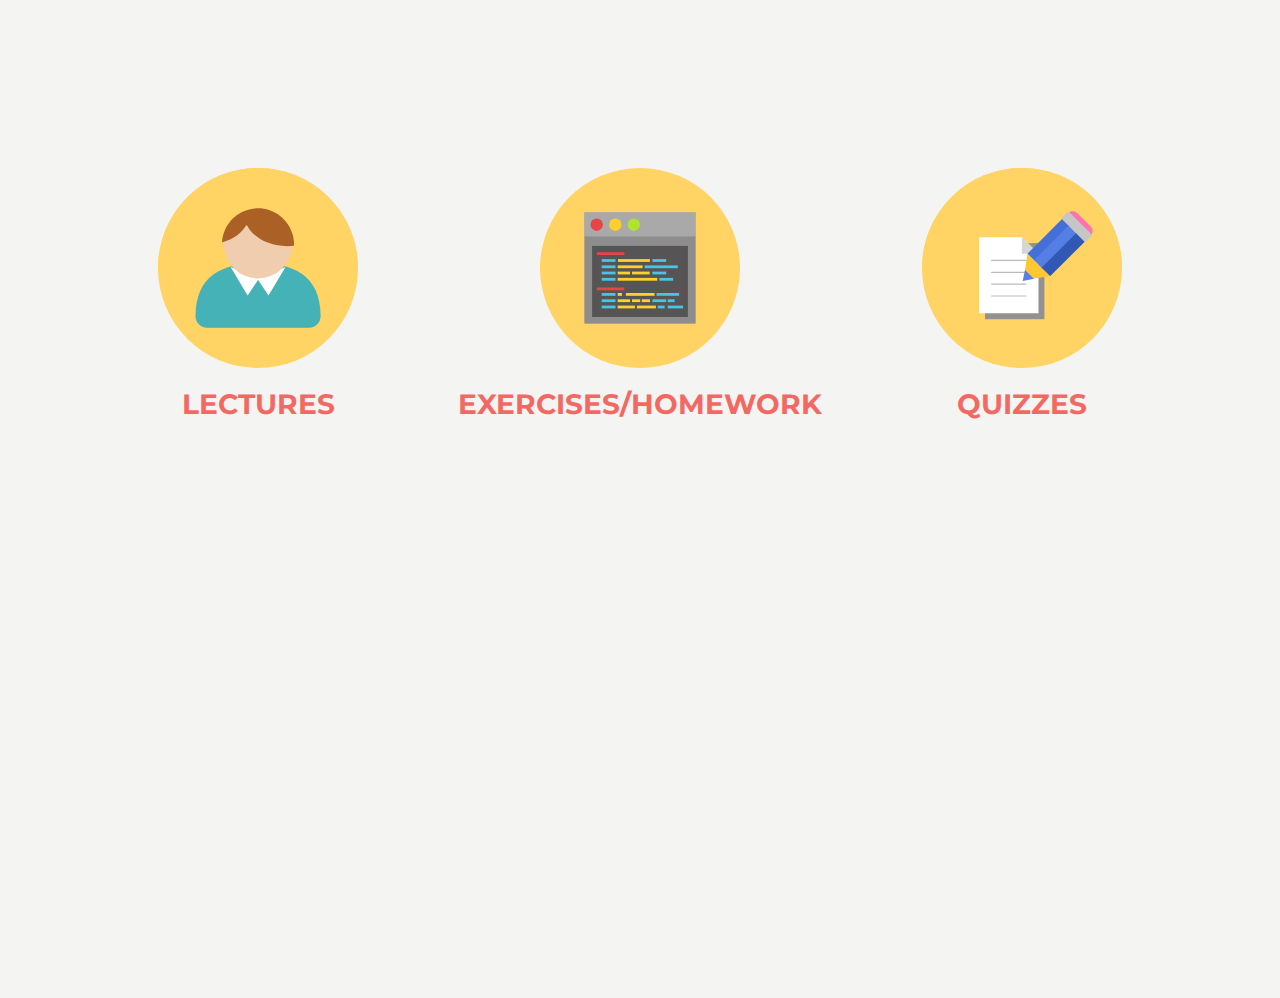
<file: index.html>
<!DOCtype html>
<html>
<head>
	<meta charset="utf-8">
	<title>COMP 1950 | home page</title>
	<link rel="stylesheet" href="css/normalize.css">
	<link rel="stylesheet" href="css/style.css">
	

 <!-- Google Fonts -->
	<link href='https://fonts.googleapis.com/css?family=Montserrat:400,700' rel='stylesheet' type='text/css'>

	<link href='https://fonts.googleapis.com/css?family=Roboto:400,300,500' rel='stylesheet' type='text/css'>
</head>
<body>

	<!--#include virtual="/students/lnguyen86/finalproj/nav.shtml" -->

	


		<div id="page-wrapper">
			<section id="main">


				<div id="wrapper">

					<section id="left">
						<a href="lectures/index.html">
							<div id="lectures"></div>
							<h1>Lectures</h1>
						</a>
					</section>

					<section id="middle">
						<a href="exercises-homework/index.html">
							<div id="exercises"></div>
							<h1>Exercises/Homework</h1>
						</a>
					</section>

					<section id="right">
						<a href="quizzes/index.html">
							<div id="quizzes"></div>
							</a>
							<h1>Quizzes</h1>
						
					</section>
				</div>

		</section>

		

	</div>

	<!--#include virtual="/students/lnguyen86/finalproj/footer.shtml" -->
</body>

</html>
</file>
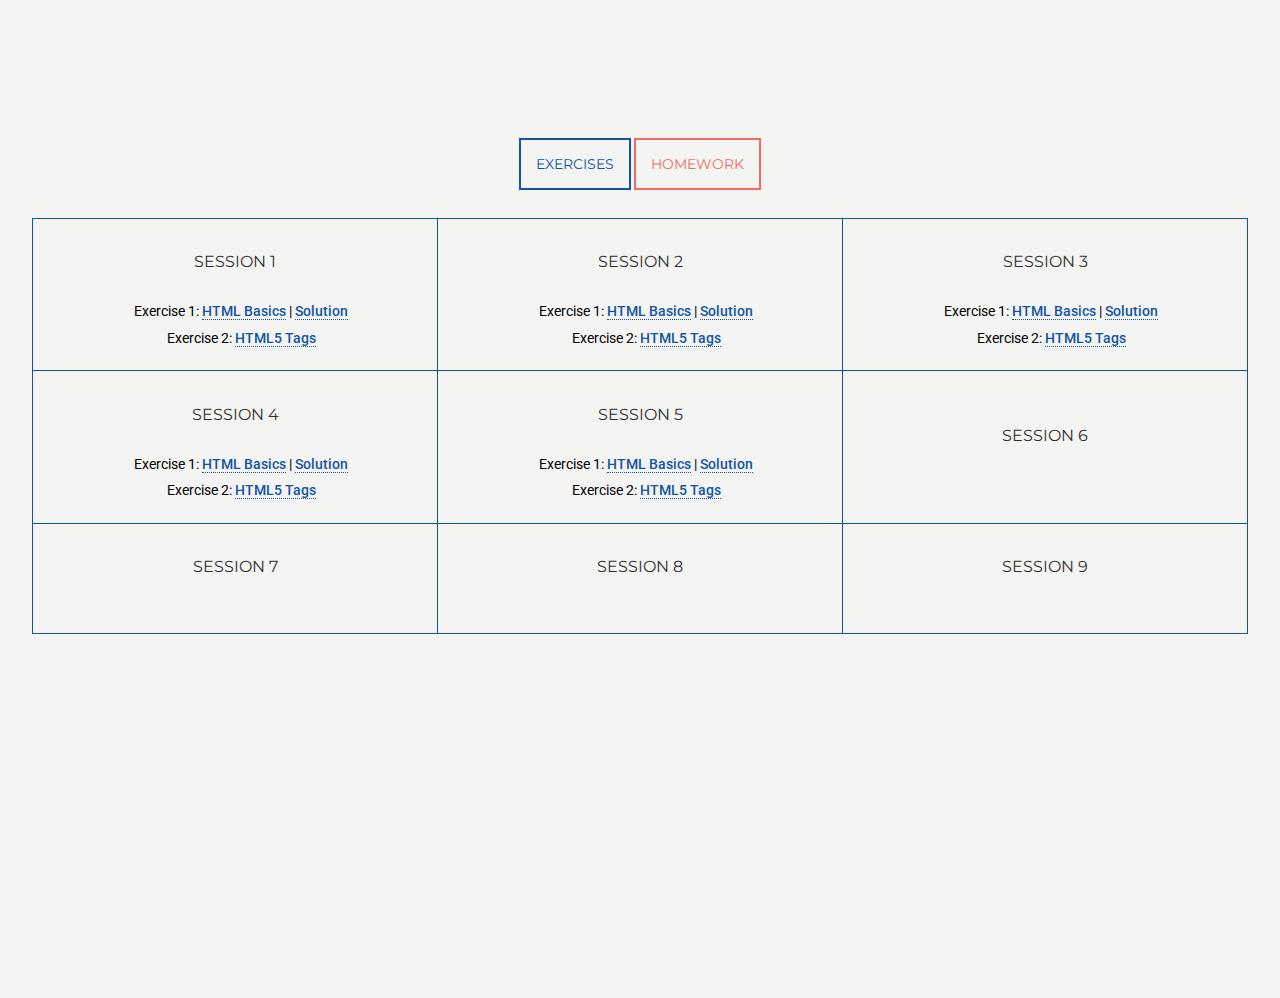
<file: exercises-homework/index.html>
<!DOCtype html>
<html>
<head>
	<meta charset="utf-8">
	<title>COMP 1950 | exercises and homework</title>
	<link rel="stylesheet" href="../css/normalize.css">
	<link rel="stylesheet" href="../css/style.css">
	<link rel="stylesheet" href="../css/exercises-homework.css">


 <!-- Google Fonts -->
	<link href='https://fonts.googleapis.com/css?family=Montserrat:400,700' rel='stylesheet' type='text/css'>

	<link href='https://fonts.googleapis.com/css?family=Roboto:400,300,500' rel='stylesheet' type='text/css'>
		<!-- load the required jQUery library -->
	<script type="text/javascript" src="http://code.jquery.com/jquery-1.11.0.min.js"> </script>
	<script>

		$(document).ready(function(){
			/*
			Displaying Page Content Examples:
			*/
			$("#homework-table").hide();
							
			$("#exercises-btn").click(function(){
				$("#exercise-table").show();
				$("#homework-table").hide();
			});
			$("#homework-btn").click(function(){
				$("#homework-table").show();
				$("#exercise-table").hide();
			});
				
		});
	</script>	


</head>
<body>


	<!--#include virtual="/students/lnguyen86/finalproj/nav.shtml" -->

	<div id="page-wrapper">

		<section id="main">
			<div class="button-container">
				<input type="button" class="button" id="exercises-btn" value="Exercises" />
				<input type="button" class="button-red" id="homework-btn" value="Homework" />
			</div>

			<table id="exercise-table">
				<tr>
					<td>
						<h3>Session 1</h3>
						<ul>
							<li>Exercise 1: <a href="http://bcitcomp.ca/_shared_resources_1950/downloads/session02_exercise01.zip">HTML Basics</a> | <a href="http://bcitcomp.ca/_shared_resources_1950/downloads/session02_exercise01_sample.zip">Solution</a></li>
							<li>Exercise 2: <a href="http://bcitcomp.ca/_shared_resources_1950/downloads/session02_exercise02.zip">HTML5 Tags</a></li>
						</ul>
					</td>
					<td>
						<h3>Session 2</h3>
						<ul>
							<li>Exercise 1: <a href="http://bcitcomp.ca/_shared_resources_1950/downloads/session02_exercise01.zip">HTML Basics</a> | <a href="http://bcitcomp.ca/_shared_resources_1950/downloads/session02_exercise01_sample.zip">Solution</a></li>
							<li>Exercise 2: <a href="http://bcitcomp.ca/_shared_resources_1950/downloads/session02_exercise02.zip">HTML5 Tags</a></li>
						</ul>
					</td>
					<td>
						<h3>Session 3</h3>
						<ul>
							<li>Exercise 1: <a href="http://bcitcomp.ca/_shared_resources_1950/downloads/session02_exercise01.zip">HTML Basics</a> | <a href="http://bcitcomp.ca/_shared_resources_1950/downloads/session02_exercise01_sample.zip">Solution</a></li>
							<li>Exercise 2: <a href="http://bcitcomp.ca/_shared_resources_1950/downloads/session02_exercise02.zip">HTML5 Tags</a></li>
						</ul>
					</td>
				</tr>
				<tr>
					<td>
						<h3>Session 4</h3>
						<ul>
							<li>Exercise 1: <a href="http://bcitcomp.ca/_shared_resources_1950/downloads/session02_exercise01.zip">HTML Basics</a> | <a href="http://bcitcomp.ca/_shared_resources_1950/downloads/session02_exercise01_sample.zip">Solution</a></li>
							<li>Exercise 2: <a href="http://bcitcomp.ca/_shared_resources_1950/downloads/session02_exercise02.zip">HTML5 Tags</a></li>
						</ul>
					</td>
					<td>
						<h3>Session 5</h3>
						<ul>
							<li>Exercise 1: <a href="http://bcitcomp.ca/_shared_resources_1950/downloads/session02_exercise01.zip">HTML Basics</a> | <a href="http://bcitcomp.ca/_shared_resources_1950/downloads/session02_exercise01_sample.zip">Solution</a></li>
							<li>Exercise 2: <a href="http://bcitcomp.ca/_shared_resources_1950/downloads/session02_exercise02.zip">HTML5 Tags</a></li>
						</ul>
					</td>
					<td>
						<h3>Session 6</h3>
						<ul>
							<li></li>
						</ul>
					</td>
				</tr>
				<tr>
					<td>
						<h3>Session 7</h3>
						<ul>
							<li></li>
						</ul>
					</td>
					<td>
						<h3>Session 8</h3>
						<ul>
							<li></li>
						</ul>
					</td>
					<td>
						<h3>Session 9</h3>
						<ul>
							<li></li>
						</ul>
					</td>
				</tr>
				
			</table>

			<table id="homework-table" class="redtable">
				<tr>
					<td>
						<h3>Homework 1</h3>
						<ul>
							<li><a href="http://bcitcomp.ca/_shared_resources_1950/downloads/comp1950_homework01.pdf" target="_blank">Publish your COMP1950 homepage</a></li>
						</ul>
					</td>
					<td>
						<h3>Homework 2</h3>
						<ul>
							<li><a href="http://bcitcomp.ca/_shared_resources_1950/downloads/comp1950_homework02.pdf" target="_blank">Create an HTML5 web page</a></li>
						</ul>
					</td>
					<td>
						<h3>Homework 3</h3>
						<ul>
							<li><a href="http://bcitcomp.ca/_shared_resources_1950/downloads/comp1950_homework03.pdf" target="_blank">Use advanced CSS techniques and alternate stylesheets</a></li>
						</ul>
					</td>
				</tr>
				<tr>
					<td>
						<h3>Homework 4</h3>
						<ul>
							<li><a href="http://bcitcomp.ca/_shared_resources_1950/downloads/comp1950_homework04.pdf" target="_blank">Design a CSS layout</a></li>
						</ul>
					</td>
					<td>
						<h3>Homework 5</h3>
						<ul>
							<li><a href="http://bcitcomp.ca/_shared_resources_1950/downloads/comp1950_homework05.pdf" target="_blank">Build a responsive layout and demonstrate CSS3 techniquese</a></li>
						</ul>
					</td>
					<td>
						<h3>Homework 6</h3>
						<ul>
							<li></li>
						</ul>
					</td>
				</tr>
				<tr>
					<td>
						<h3>Homework 7</h3>
						<ul>
							<li></li>
						</ul>
					</td>
					<td>
						<h3>Homework 8</h3>
						<ul>
							<li></li>
						</ul>
					</td>
					<td>
						<h3>Homework 9</h3>
						<ul>
							<li></li>
						</ul>
					</td>
				</tr>
				
			</table>

	</section>
	<!--#include virtual="/students/lnguyen86/finalproj/footer.shtml" -->
	</div>
</body>

</html>
</file>
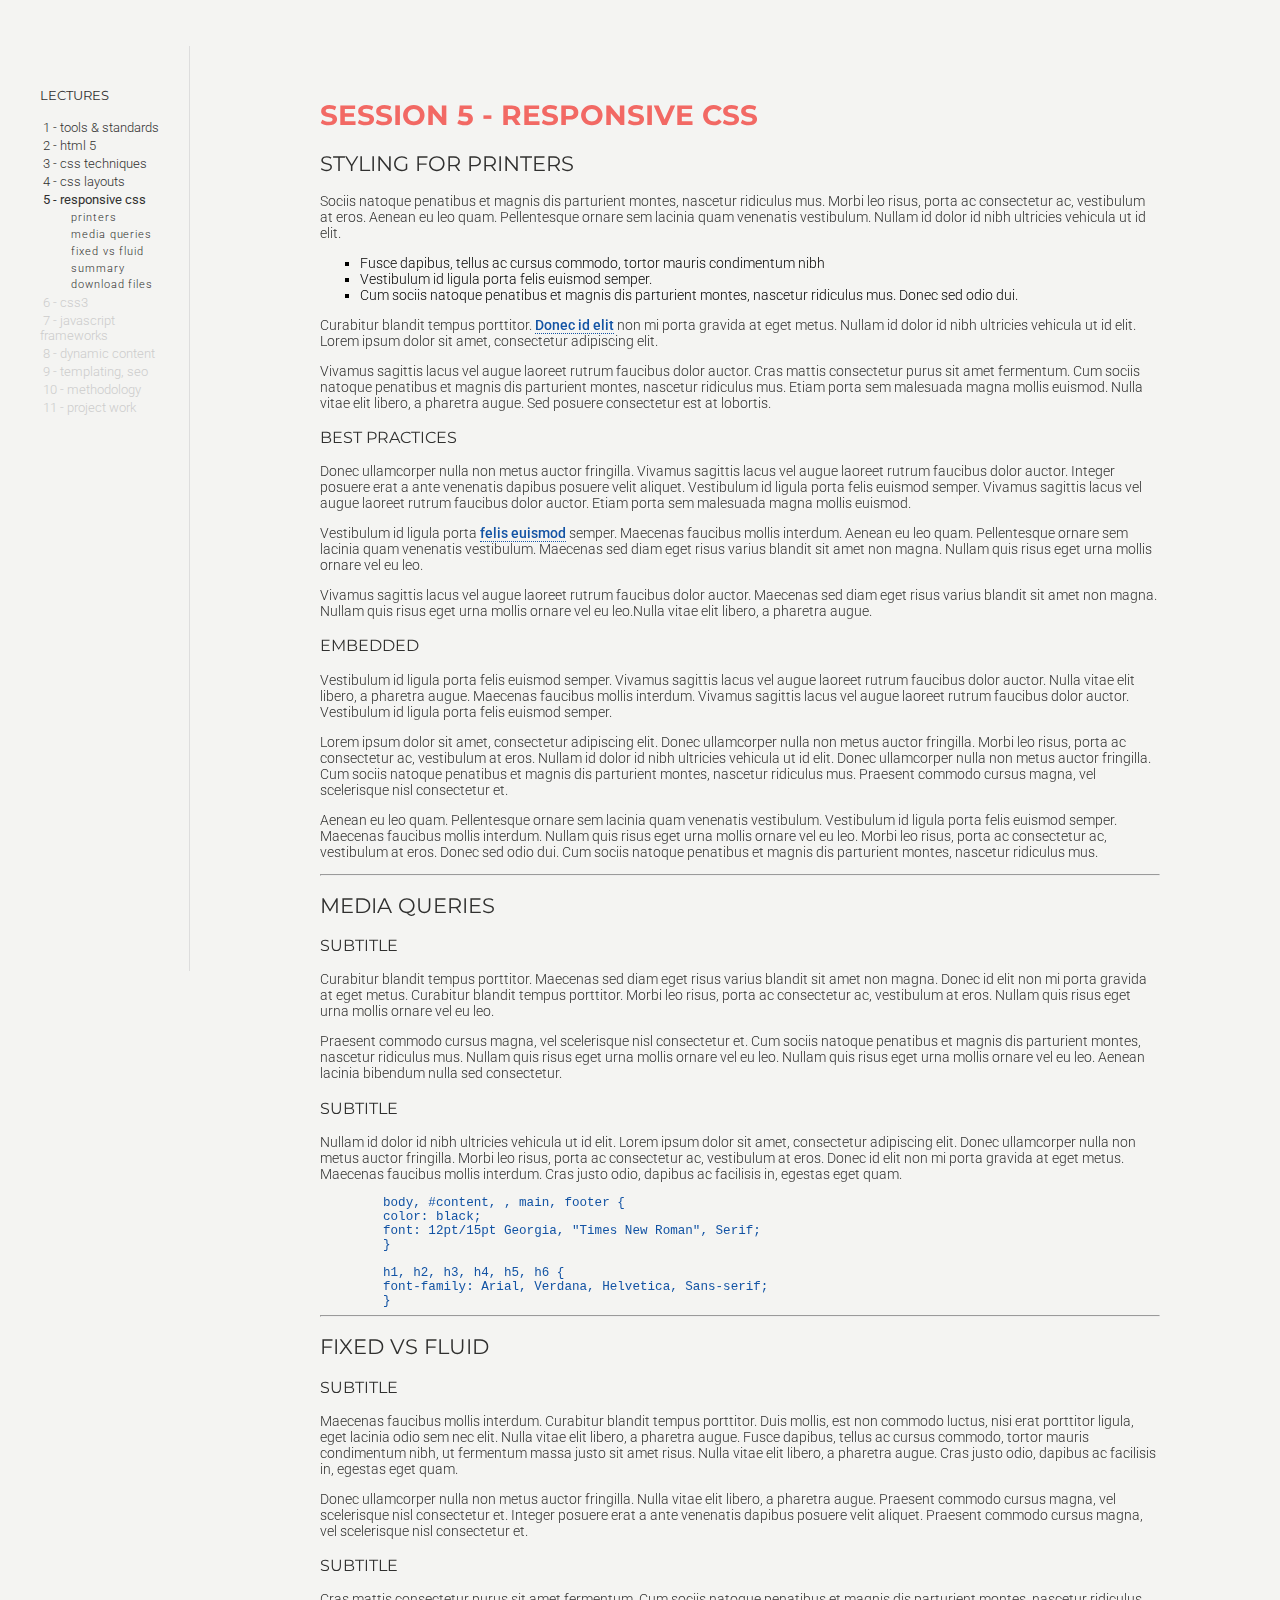
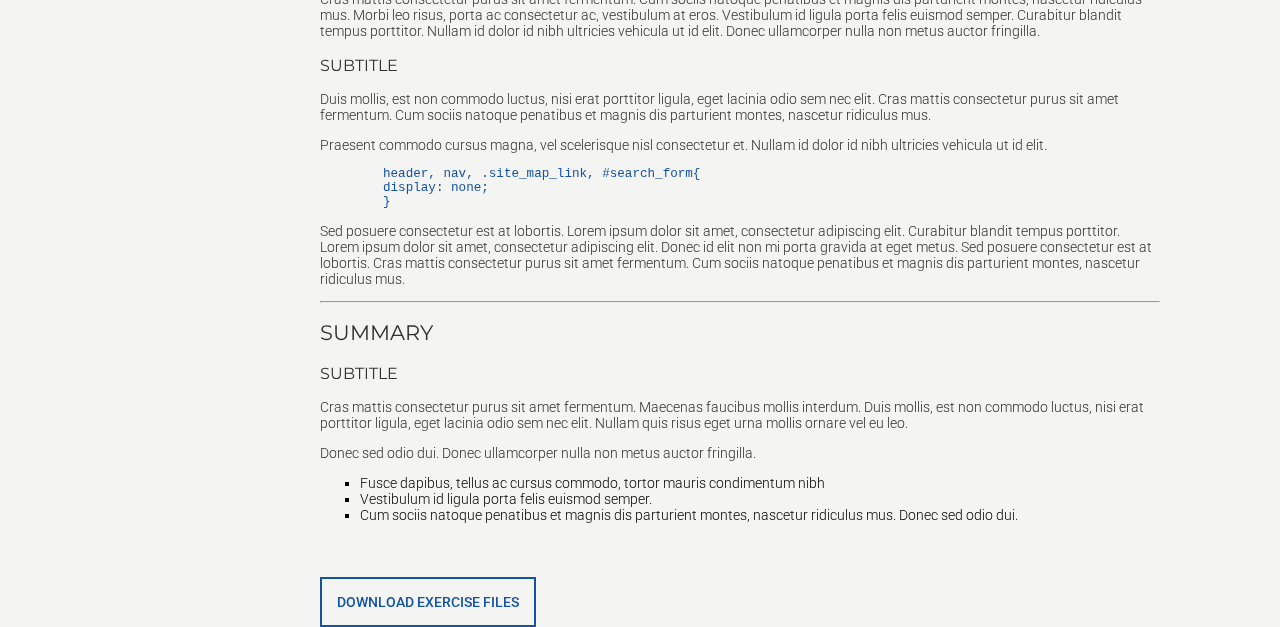
<file: lectures/index.html>
<!DOCtype html>
<html>
<head>
	<meta charset="utf-8">
	<title>COMP 1950 | lectures</title>
	<link rel="stylesheet" href="../css/normalize.css">
	<link rel="stylesheet" href="../css/print-style.css" media="print">
	<link rel="stylesheet" href="../css/style.css">
	<link rel="stylesheet" href="../css/lectures.css">
	<link rel="alternate stylesheet" href="../css/projector.css" title="projector alt stylesheet">



   <script type="text/javascript" src="https://ajax.googleapis.com/ajax/libs/jquery/1.11.3/jquery.min.js"> </script>

	<script type='text/javascript' src='../js/jquery.cookie.js'></script>
	<script type='text/javascript' src='../js/jquery.hoverIntent.minified.js'></script>
	<script type='text/javascript' src='../js/jquery.dcjqaccordion.2.7.min.js'></script>



 <!-- Google Fonts -->
	<link href='https://fonts.googleapis.com/css?family=Montserrat:400,700' rel='stylesheet' type='text/css'>

	<link href='https://fonts.googleapis.com/css?family=Roboto:400,300,500' rel='stylesheet' type='text/css'>

	 <!--jquery-->

	<script>
		
	/*$(document).ready(function () {
	  	$('#side-nav-wrapper > nav > ul > li > a').click(function(){
		    if ($(this).attr('class') != 'active')
		    	{
		      		$('#side-nav-wrapper nav li ul ').slideUp();
		      		$(this).next().slideToggle();
		     	 	$('#side-nav-wrapper > nav > ul > li').removeClass('active');
		      		$(this).addClass('active');
	    		}
	  	});
	});*/

		jQuery(document).ready(function() {
	    	jQuery('#accordion').dcAccordion();


		});

		$(function() {
		  $('a[href*="#"]:not([href="#"])').click(function() {
		    if (location.pathname.replace(/^\//,'') == this.pathname.replace(/^\//,'') && location.hostname == this.hostname) {
		      var target = $(this.hash);
		      target = target.length ? target : $('[name=' + this.hash.slice(1) +']');
		      if (target.length) {
		        $('html, body').animate({
		          scrollTop: target.offset().top -69
		        }, 1000);
		        return false;
		      }
		    }
		  });
		});

	</script>
</head>
<body>

	<!--#include virtual="/students/lnguyen86/finalproj/nav.shtml" -->

	<div id="page-wrapper">

		<section id="main">
			<div id="side-nav-wrapper">
				<div id="side-nav-style">
						<ul id="accordion" class="menu">
						<h4>lectures</h4>
						    <li><a href="#">1 - tools & standards</a>
							    <ul>
						            <li><a href="#">introductions</a>
						            </li>
						            <li><a href="#">tools</a>
						            </li>
						            <li><a href="#">standards</a>
						            </li>
						            <li><a href="#">summary</a>
						            </li>
						        </ul>
						    </li>
						    <li><a href="#">2 - html 5</a>
						        <ul>
						            <li><a href="#">xhtml</a>
						            </li>
						            <li><a href="#">html 5</a>
						            </li>
						            <li><a href="#">css</a>
						            </li>
						            <li><a href="#">summary</a>
						            </li>
						            <li><a href="#">download files</a>
						            </li>
						        </ul>
						    </li>

							    <li><a href="#">3 - css techniques</a>
							        <ul>
							            <li><a href="#">xhtml</a>
							            </li>
							            <li><a href="#">html 5</a>
							            </li>
							            <li><a href="#">css</a>
							            </li>
							            <li><a href="#">summary</a>
							            </li>
							            <li><a href="#">download files</a>
							            </li>
							        </ul>
								</li>

								<li><a href="#"> 4 - css layouts</a>
							        <ul>
							            <li><a href="#">xhtml</a>
							            </li>
							            <li><a href="#">html 5</a>
							            </li>
							            <li><a href="#">css</a>
							            </li>
							            <li><a href="#">summary</a>
							            </li>
							            <li><a href="#">download files</a>
							            </li>
							        </ul>
								</li>


								<li><a id="current-week" class="active" href="#">5 - responsive css</a>
							        <ul>
							            <li><a href="#printers">printers</a>
							            </li>
							            <li><a href="#media-query">media queries</a>
							            </li>
							            <li><a href="#fixed-vs-fluid">fixed vs fluid</a>
							            </li>
							            <li><a href="#summary">summary</a>
							            </li>
							            <li><a href="#">download files</a>
							            </li>
							        </ul>
								</li>

								<div id="disabled">
								

									<li><a href="#">6 - css3</a></li>
									<li><a href="#">7 - javascript frameworks</a></li>
									<li><a href="#">8 - dynamic content </a></li>
									<li><a href="#">9 - templating, seo </a></li>
									<li><a href="#">10 - methodology</a></li>
									<li><a href="#">11 - project work </a></li>

								</div>
						</ul>
				</div><!--end of side-nav-style-->

			</div> <!--end of side-nav-wrapper div-->

					<section id="lecture">

						<h1>Session 5 - responsive css</h1>

						<section id="printers">
							<h2>Styling for printers</h2>
							<p>Sociis natoque penatibus et magnis dis parturient montes, nascetur ridiculus mus. Morbi leo risus, porta ac consectetur ac, vestibulum at eros. Aenean eu leo quam. Pellentesque ornare sem lacinia quam venenatis vestibulum. Nullam id dolor id nibh ultricies vehicula ut id elit.</p>

							<ul class="squarelist">
								<li> Fusce dapibus, tellus ac cursus commodo, tortor mauris condimentum nibh</li>
								<li>Vestibulum id ligula porta felis euismod semper.</li>
								<li>Cum sociis natoque penatibus et magnis dis parturient montes, nascetur ridiculus mus. Donec sed odio dui.</li>

							</ul>
							  
							<p>Curabitur blandit tempus porttitor. <a href="#">Donec id elit</a> non mi porta gravida at eget metus. Nullam id dolor id nibh ultricies vehicula ut id elit. Lorem ipsum dolor sit amet, consectetur adipiscing elit.</p>

							<p>Vivamus sagittis lacus vel augue laoreet rutrum faucibus dolor auctor. Cras mattis consectetur purus sit amet fermentum. Cum sociis natoque penatibus et magnis dis parturient montes, nascetur ridiculus mus. Etiam porta sem malesuada magna mollis euismod. Nulla vitae elit libero, a pharetra augue. Sed posuere consectetur est at lobortis.</p>


							<h3>best practices</h3>
							<p>Donec ullamcorper nulla non metus auctor fringilla. Vivamus sagittis lacus vel augue laoreet rutrum faucibus dolor auctor. Integer posuere erat a ante venenatis dapibus posuere velit aliquet. Vestibulum id ligula porta felis euismod semper.
							Vivamus sagittis lacus vel augue laoreet rutrum faucibus dolor auctor. Etiam porta sem malesuada magna mollis euismod.</p>

							<p>Vestibulum id ligula porta <a href="#">felis euismod</a> semper. Maecenas faucibus mollis interdum. Aenean eu leo quam. Pellentesque ornare sem lacinia quam venenatis vestibulum. Maecenas sed diam eget risus varius blandit sit amet non magna. Nullam quis risus eget urna mollis ornare vel eu leo. </p>

							<p> Vivamus sagittis lacus vel augue laoreet rutrum faucibus dolor auctor. Maecenas sed diam eget risus varius blandit sit amet non magna. Nullam quis risus eget urna mollis ornare vel eu leo.Nulla vitae elit libero, a pharetra augue.</p>

							<h3>embedded</h3>
							<p>Vestibulum id ligula porta felis euismod semper. Vivamus sagittis lacus vel augue laoreet rutrum faucibus dolor auctor. Nulla vitae elit libero, a pharetra augue. Maecenas faucibus mollis interdum. Vivamus sagittis lacus vel augue laoreet rutrum faucibus dolor auctor. Vestibulum id ligula porta felis euismod semper.</p>

							<p>Lorem ipsum dolor sit amet, consectetur adipiscing elit. Donec ullamcorper nulla non metus auctor fringilla. Morbi leo risus, porta ac consectetur ac, vestibulum at eros. Nullam id dolor id nibh ultricies vehicula ut id elit. Donec ullamcorper nulla non metus auctor fringilla. Cum sociis natoque penatibus et magnis dis parturient montes, nascetur ridiculus mus. Praesent commodo cursus magna, vel scelerisque nisl consectetur et.</p>

							<p>Aenean eu leo quam. Pellentesque ornare sem lacinia quam venenatis vestibulum. Vestibulum id ligula porta felis euismod semper. Maecenas faucibus mollis interdum. Nullam quis risus eget urna mollis ornare vel eu leo. Morbi leo risus, porta ac consectetur ac, vestibulum at eros. Donec sed odio dui. Cum sociis natoque penatibus et magnis dis parturient montes, nascetur ridiculus mus.<p>
						</section>
						<hr>

						<section id="media-query">

							<h2>Media queries</h2>
							<h3>subtitle</h3>
							<p>Curabitur blandit tempus porttitor. Maecenas sed diam eget risus varius blandit sit amet non magna. Donec id elit non mi porta gravida at eget metus. Curabitur blandit tempus porttitor. Morbi leo risus, porta ac consectetur ac, vestibulum at eros. Nullam quis risus eget urna mollis ornare vel eu leo.</p>

							<p>Praesent commodo cursus magna, vel scelerisque nisl consectetur et. Cum sociis natoque penatibus et magnis dis parturient montes, nascetur ridiculus mus. Nullam quis risus eget urna mollis ornare vel eu leo. Nullam quis risus eget urna mollis ornare vel eu leo. Aenean lacinia bibendum nulla sed consectetur.</p>

							<h3>subtitle</h3>
							<p>Nullam id dolor id nibh ultricies vehicula ut id elit. Lorem ipsum dolor sit amet, consectetur adipiscing elit. Donec ullamcorper nulla non metus auctor fringilla. Morbi leo risus, porta ac consectetur ac, vestibulum at eros. Donec id elit non mi porta gravida at eget metus.
							Maecenas faucibus mollis interdum. Cras justo odio, dapibus ac facilisis in, egestas eget quam.</p>

							<code>	body, #content, , main, footer {<br>
									color: black;<br>
									font: 12pt/15pt Georgia, "Times New Roman", Serif;<br>
								}<br><br>
									
								h1, h2, h3, h4, h5, h6 {<br>
									font-family: Arial, Verdana, Helvetica, Sans-serif;<br>
								}</br>
							</code>
						</section>
						<hr>

						<section id="fixed-vs-fluid">
							<h2>fixed vs fluid</h2>
							<h3>subtitle</h3>
							<p>Maecenas faucibus mollis interdum. Curabitur blandit tempus porttitor. Duis mollis, est non commodo luctus, nisi erat porttitor ligula, eget lacinia odio sem nec elit. Nulla vitae elit libero, a pharetra augue. Fusce dapibus, tellus ac cursus commodo, tortor mauris condimentum nibh, ut fermentum massa justo sit amet risus. Nulla vitae elit libero, a pharetra augue. Cras justo odio, dapibus ac facilisis in, egestas eget quam.</p>

							<p>Donec ullamcorper nulla non metus auctor fringilla. Nulla vitae elit libero, a pharetra augue. Praesent commodo cursus magna, vel scelerisque nisl consectetur et. Integer posuere erat a ante venenatis dapibus posuere velit aliquet. Praesent commodo cursus magna, vel scelerisque nisl consectetur et.</p>

							<h3>subtitle</h3>
							<p>Cras mattis consectetur purus sit amet fermentum. Cum sociis natoque penatibus et magnis dis parturient montes, nascetur ridiculus mus. Morbi leo risus, porta ac consectetur ac, vestibulum at eros. Vestibulum id ligula porta felis euismod semper. Curabitur blandit tempus porttitor. Nullam id dolor id nibh ultricies vehicula ut id elit. Donec ullamcorper nulla non metus auctor fringilla.</p>

							<h3>subtitle</h3>
							<p>Duis mollis, est non commodo luctus, nisi erat porttitor ligula, eget lacinia odio sem nec elit. Cras mattis consectetur purus sit amet fermentum. Cum sociis natoque penatibus et magnis dis parturient montes, nascetur ridiculus mus.</p>

							<p>Praesent commodo cursus magna, vel scelerisque nisl consectetur et. Nullam id dolor id nibh ultricies vehicula ut id elit.</p>

							<code>

							header, nav, .site_map_link, #search_form{<br>
							display: none;<br>
							}<br>
							</code>

							<p>Sed posuere consectetur est at lobortis. Lorem ipsum dolor sit amet, consectetur adipiscing elit. Curabitur blandit tempus porttitor.
							Lorem ipsum dolor sit amet, consectetur adipiscing elit. Donec id elit non mi porta gravida at eget metus. Sed posuere consectetur est at lobortis. Cras mattis consectetur purus sit amet fermentum. Cum sociis natoque penatibus et magnis dis parturient montes, nascetur ridiculus mus.</p>
						</section>
						<hr>

						<section id="summary">
							<h2>Summary</h2>
							<h3>subtitle</h3>
							<p>Cras mattis consectetur purus sit amet fermentum. Maecenas faucibus mollis interdum. Duis mollis, est non commodo luctus, nisi erat porttitor ligula, eget lacinia odio sem nec elit. Nullam quis risus eget urna mollis ornare vel eu leo.</p>
							<p>Donec sed odio dui. Donec ullamcorper nulla non metus auctor fringilla.</p>

							<ul class="squarelist">
								<li> Fusce dapibus, tellus ac cursus commodo, tortor mauris condimentum nibh</li>
								<li>Vestibulum id ligula porta felis euismod semper.</li>
								<li>Cum sociis natoque penatibus et magnis dis parturient montes, nascetur ridiculus mus. Donec sed odio dui.</li>

							</ul>
						</section>

						<a class="button" href="#">download exercise files</a>
						

					</section><!-- end of secton lecture tag-->
		</section><!--end of section main tag-->

		<!--#include virtual="/students/lnguyen86/finalproj/footer.shtml" -->

	</div><!--end of page wrapper div-->

	<!--scripting for side nav scrolling-->




	<!--	<script>

		jQuery(document).ready(function($) {
	    	$('#side-nav-style').scrollNav();



		});
			
		</script>

		<script src="../js/scrollNav.js/jquery.scrollNav.min.js"></script>-->



	<!--<script src="//ajax.googleapis.com/ajax/libs/jquery/1.8.2/jquery.min.js" type="text/javascript"></script>

	<script>
		 $(document).ready(function () {
				$(document).on("scroll", onScroll);

				$('a[href^="#"]').on('click', function (e) {
					e.preventDefault();
					$(document).off("scroll");

					$('a').each(function () {
						$(this).removeClass('active');
					})
					$(this).addClass('active');

					var target = this.hash;
					$target = $(target);
					$('html, body').stop().animate({
						'scrollTop': $target.offset().top+2
					}, 500, 'swing', function () {
						window.location.hash = target;
						$(document).on("scroll", onScroll);
					});
				});
			});

			function onScroll(event){
				var scrollPosition = $(document).scrollTop();
				$('#side-nav-style a').each(function () {
					var currentLink = $(this);
					var refElement = $(currentLink.attr("href"));
					if (refElement.position().top <= scrollPosition && refElement.position().top + refElement.height() > scrollPosition) {
						$('#side-nav-style ul li a').removeClass("active");
						currentLink.addClass("active");
					}
					else{
						currentLink.removeClass("active");
					}
				});
			}
	</script>-->

</body>

</html>
</file>
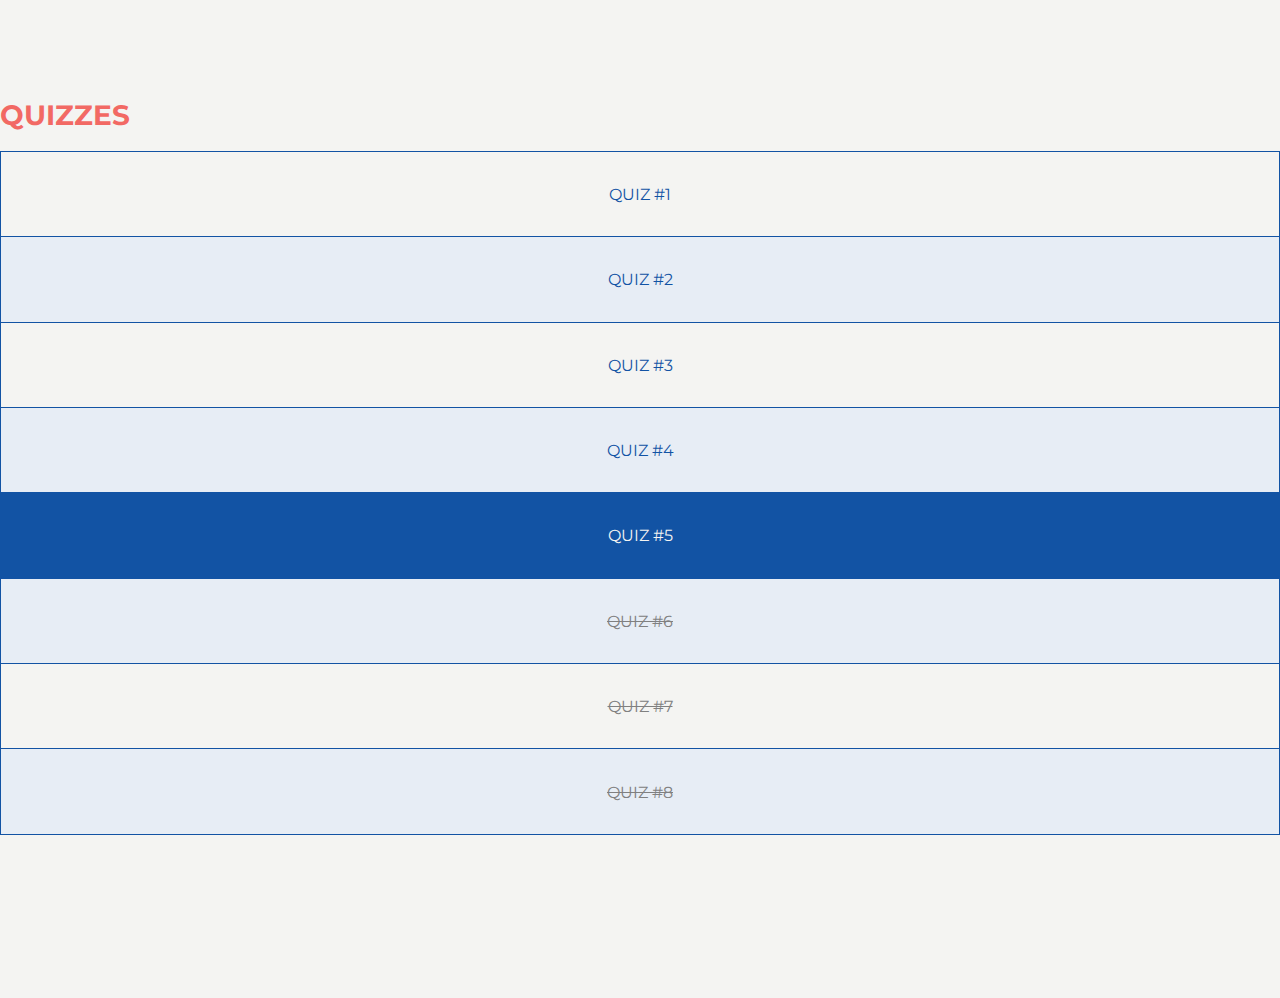
<file: quizzes/index.html>
<!DOCtype html>
<html>
<head>
	<meta charset="utf-8">
	<title>COMP 1950 | quizzes</title>
	<link rel="stylesheet" href="../css/normalize.css">
	<link rel="stylesheet" href="../css/style.css">
	<link rel="stylesheet" href="../css/quiz.css">


 <!-- Google Fonts -->
	<link href='https://fonts.googleapis.com/css?family=Montserrat:400,700' rel='stylesheet' type='text/css'>

	<link href='https://fonts.googleapis.com/css?family=Roboto:400,300,500' rel='stylesheet' type='text/css'>
</head>
<body>


	<!--#include virtual="/students/lnguyen86/finalproj/nav.shtml" -->


	<div id="page-wrapper">
		<section id="main">

			<h1>Quizzes</h1>


			<table>
				<tr>
					<td><a href="#"><h3>Quiz #1</h3></a></td>
				</tr>
				<tr>
					<td><a href="#"><h3>Quiz #2</h3></a></td>
				</tr>
				<tr>
					<td><a href="#"><h3>Quiz #3</h3></a></td>
				</tr>
				<tr>
					<td><a href="#"><h3>Quiz #4</h3></a></td>
				</tr>
				<tr>
					<td id="currentquiz"><a href="quizfive.html"><h3>Quiz #5</h3></a></td>
				</tr>
				<tr>
					<td><h3 class="tba">Quiz #6</h3></td>
				</tr>
				<tr>
					<td><h3 class="tba">Quiz #7</h3></td>
				</tr>
				<tr>
					<td><h3 class="tba">Quiz #8</h3></td>
				</tr>
			</table>

		</section>
		<!--#include virtual="/students/lnguyen86/finalproj/footer.shtml" -->
	</div>
</body>

</html>
</file>
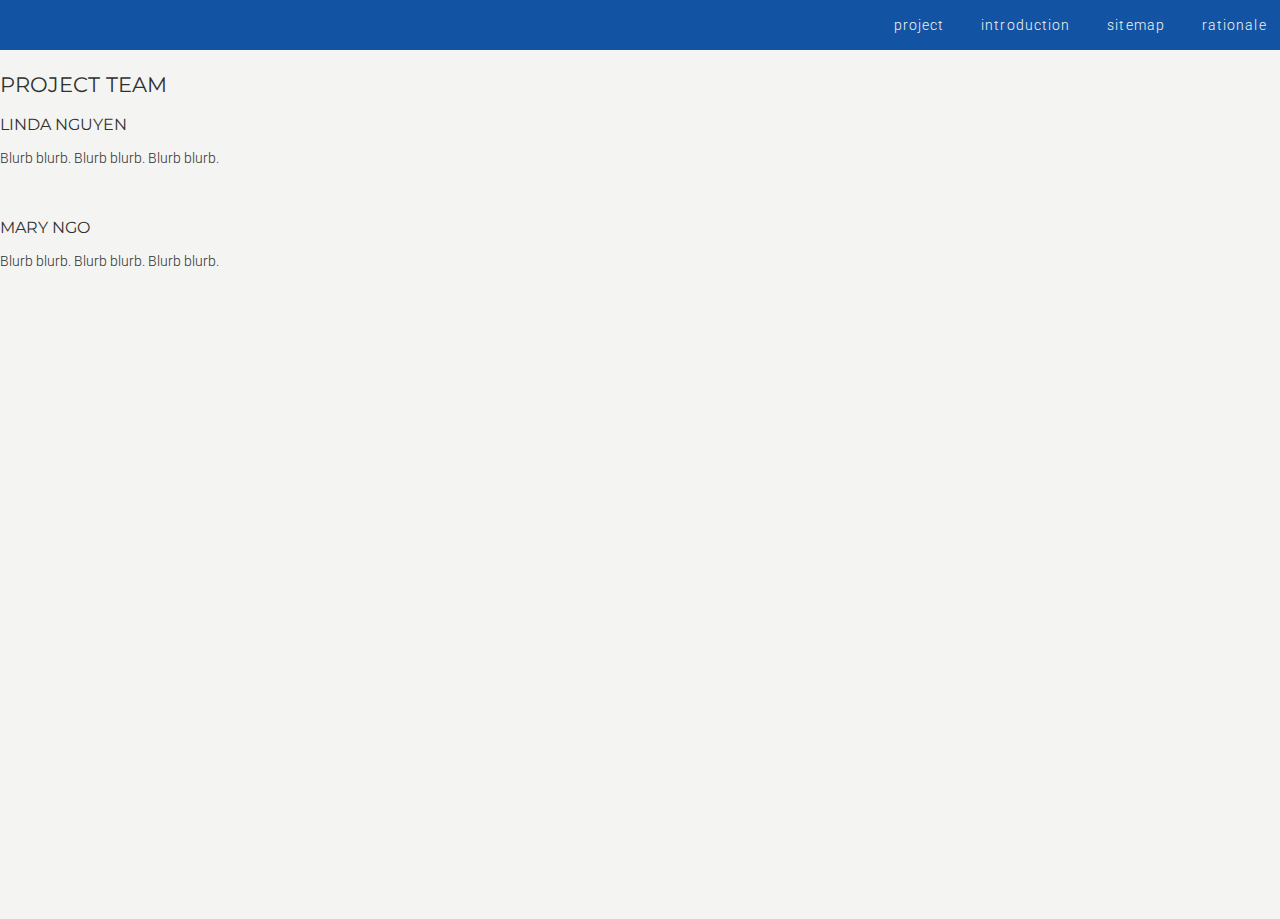
<file: intro.html>
<!DOCtype html>
<html>
<head>
	<meta charset="utf-8">
	<title>COMP 1950 | introduction</title>
	<link rel="stylesheet" href="css/normalize.css">
	<link rel="stylesheet" href="css/style.css">


 <!-- Google Fonts -->
	<link href='https://fonts.googleapis.com/css?family=Montserrat:400,700' rel='stylesheet' type='text/css'>

	<link href='https://fonts.googleapis.com/css?family=Roboto:400,300,500' rel='stylesheet' type='text/css'>
</head>
<body>

	<header>
		<nav>
			<ul>
				<li><a href="index.html">project</a></li>
				<li><a href="#">introduction</a></li>
				<li><a href="#">sitemap</a></li>
				<li><a href="#">rationale</a></li>
			</ul>
		</nav>
	</header>
	<section>

		<h1>Introduction</h1>
		<h2>Project Team</h2>

		<article>
			<h3>Linda Nguyen</h3>
			<p>Blurb blurb. Blurb blurb. Blurb blurb.</p>
		</article>
		<article>
			<h3>Mary Ngo</h3>
			<p>Blurb blurb. Blurb blurb. Blurb blurb.</p>
		</article>
		<!--<h1>Header One</h1>
		<h2>Header Two</h2>
		<h3>Header Three</h3>
		<p>
			This is a paragraph block. And this is a <a href="#">hyperlink</a>.

		</p>
		<div class="button">submit</div>-->


		

	</section>

		<!--#include file="footer.shtml" -->

</body>

</html>
</file>
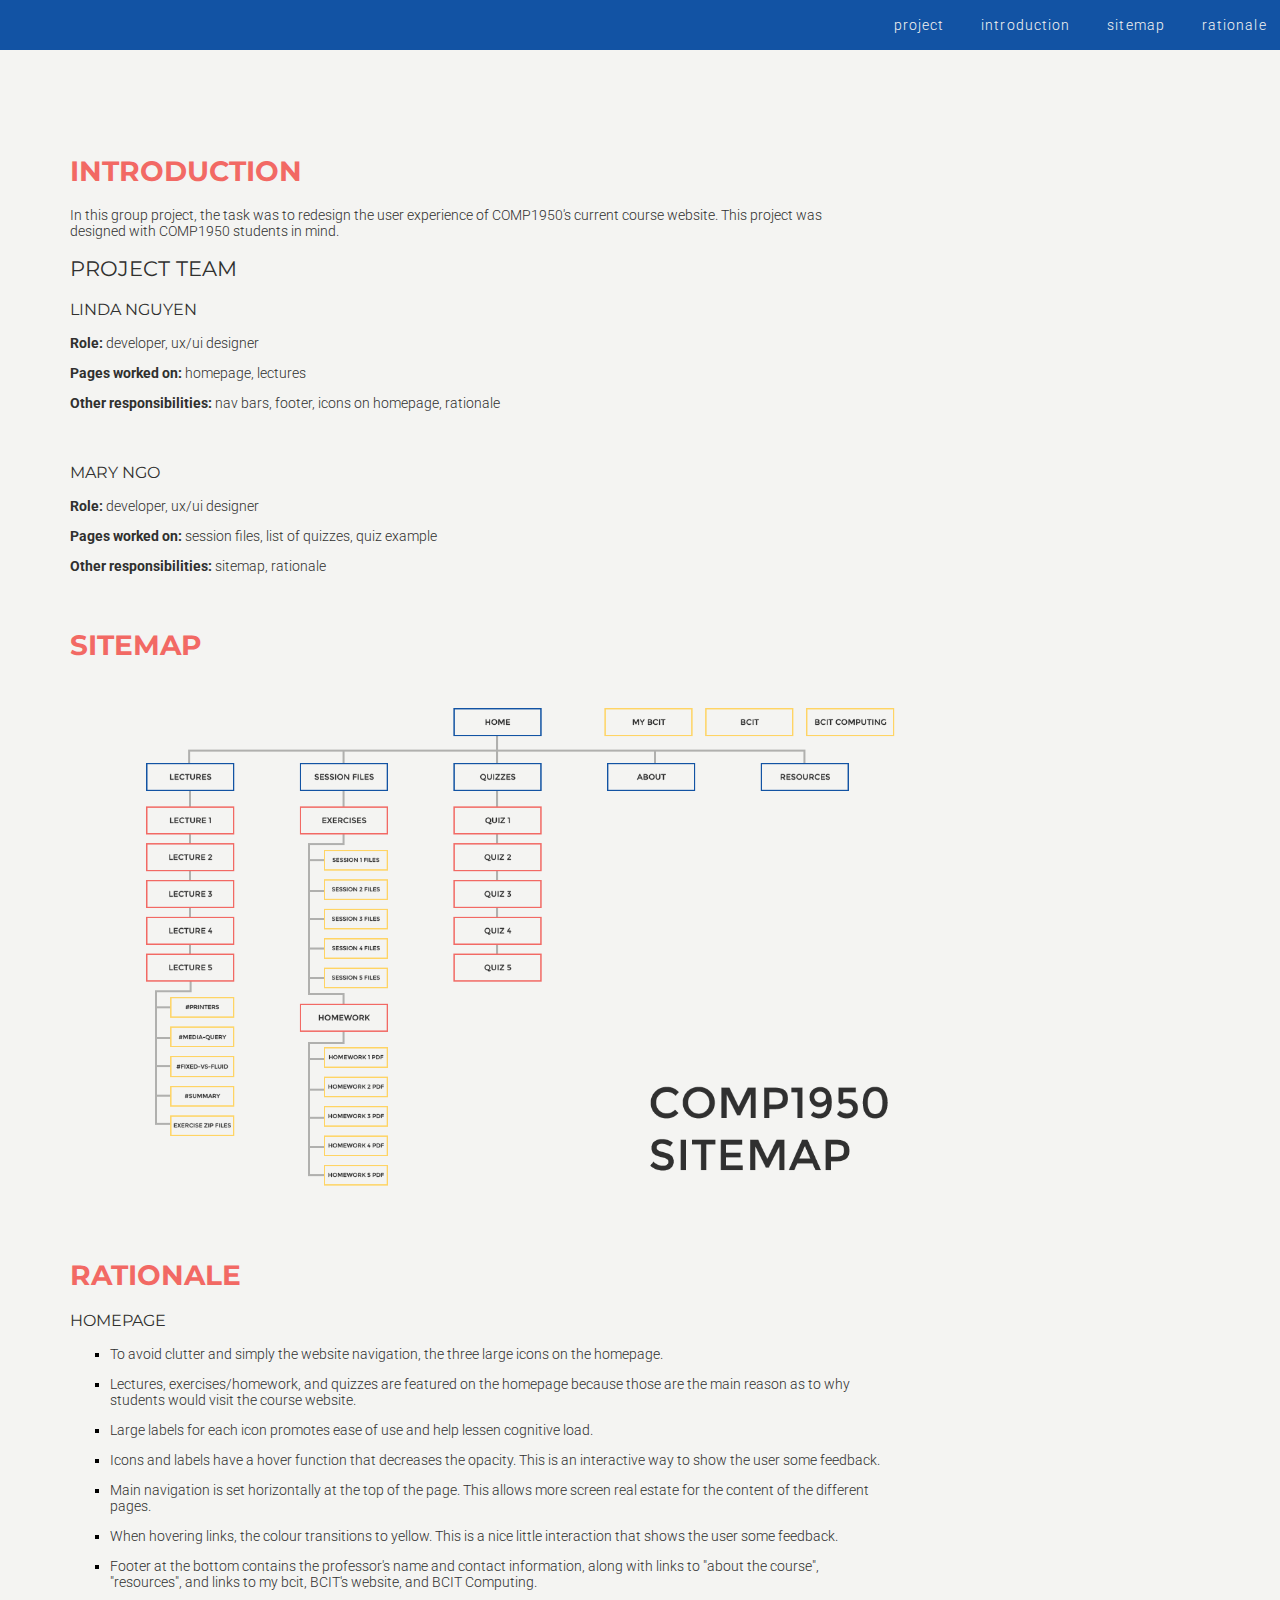
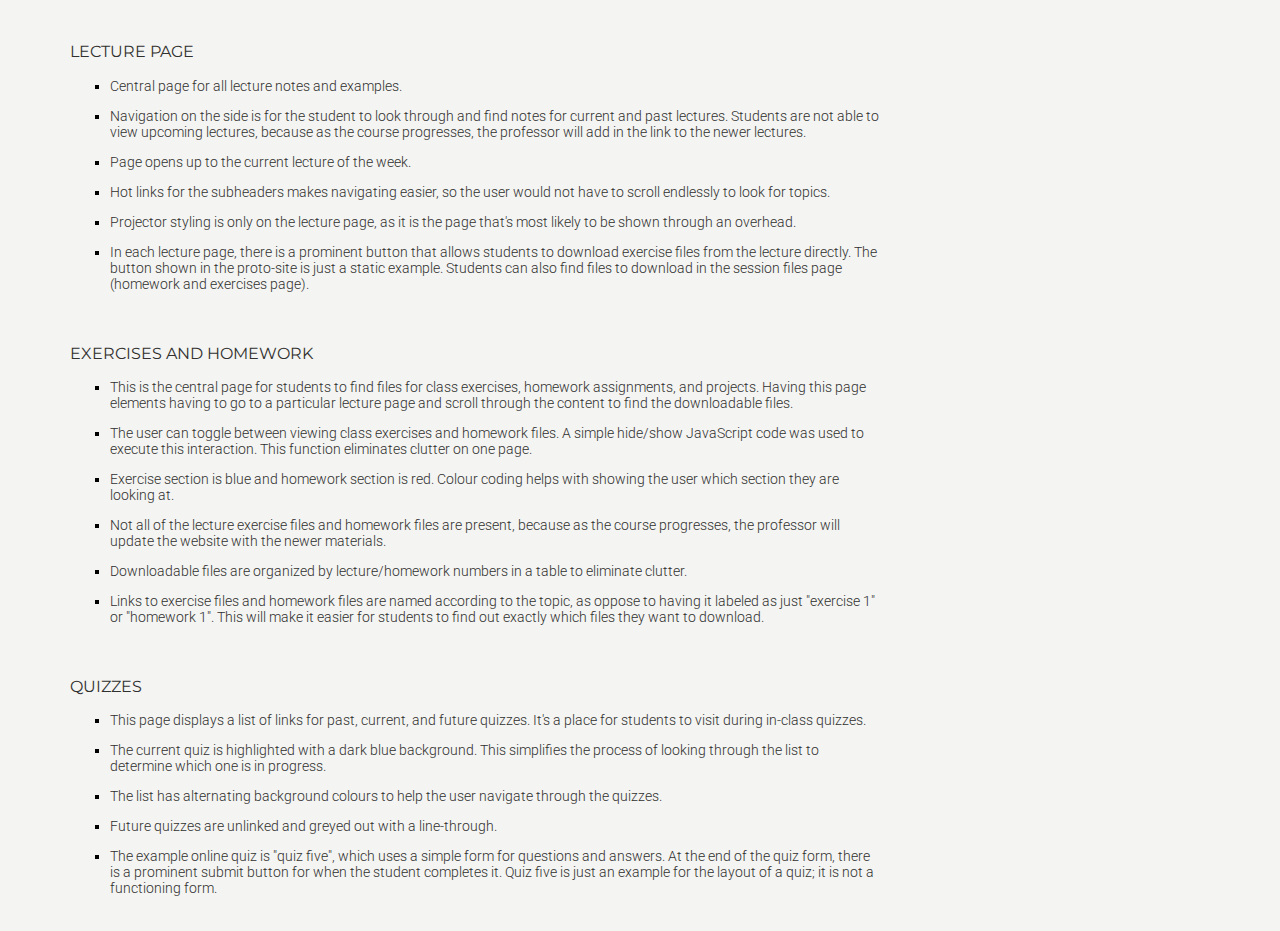
<file: overview.html>
<!DOCtype html>
<html>
<head>
	<meta charset="utf-8">
	<title>COMP 1950 | project overview</title>
	<link rel="stylesheet" href="css/normalize.css">
	<link rel="stylesheet" href="css/style.css">


 <!-- Google Fonts -->
	<link href='https://fonts.googleapis.com/css?family=Montserrat:400,700' rel='stylesheet' type='text/css'>

	<link href='https://fonts.googleapis.com/css?family=Roboto:400,300,500' rel='stylesheet' type='text/css'>
</head>
<body>

	<header>
		<nav>
			<ul>
				<li><a href="index.html">project</a></li>
				<li><a href="#intro">introduction</a></li>
				<li><a href="#sitemap">sitemap</a></li>
				<li><a href="#rationale">rationale</a></li>
			</ul>
		</nav>
	</header>

	<div id="wrapper">
		<section class="topsection">
			<h1 id="intro">Introduction</h1>
			<p class="textblock">In this group project, the task was to redesign the user experience of COMP1950's current course website. This project was designed with COMP1950 students in mind.</p>
			
			<h2>Project Team</h2>

			<article>
				<h3>Linda Nguyen</h3>
				<p class="textblock"><b>Role:</b> developer, ux/ui designer</p>
				<p class="textblock"><b>Pages worked on:</b> homepage, lectures</p>
				<p class="textblock"><b>Other responsibilities:</b> nav bars, footer, icons on homepage, rationale</p>
			</article>
			<article>
				<h3>Mary Ngo</h3>
				<p class="textblock"><b>Role:</b> developer, ux/ui designer</p>
				<p class="textblock"><b>Pages worked on:</b> session files, list of quizzes, quiz example</p>
				<p class="textblock"><b>Other responsibilities:</b> sitemap, rationale</p>
			</article>
		</section>

		<section>
			<h1 id="sitemap">sitemap</h1>
			<article>
				<img id="sitemap" src="assets/sitemap.png" alt="COMP 1950 sitemap">
			</article>
		</section>

		<section>
			<h1 id="rationale">rationale</h1>
			<article>
				<h3>Homepage</h3>
				<ul class="squarelist">
					<li>
						<p class="textblock">To avoid clutter and simply the website navigation, the three large icons on the homepage.</p>
					</li>
					<li>
						<p class="textblock">Lectures, exercises/homework, and quizzes are featured on the homepage because those are the main reason as to why students would visit the course website.</p>
					</li>
					<li>
						<p class="textblock">Large labels for each icon promotes ease of use and help lessen cognitive load.</p>
					</li>
					<li>
						<p class="textblock">Icons and labels have a hover function that decreases the opacity. This is an interactive way to show the user some feedback.</p>
					</li>
					<li>
						<p class="textblock">Main navigation is set horizontally at the top of the page. This allows more screen real estate for the content of the different pages.</p>
					</li>
					<li>
						<p class="textblock">When hovering links, the colour transitions to yellow. This is a nice little interaction that shows the user some feedback.</p>
					</li>
					<li>
						<p class="textblock">Footer at the bottom contains the professor's name and contact information, along with links to "about the course", "resources", and links to my bcit, BCIT's website, and BCIT Computing.</p>
					</li>
			</article>

			<article>
				<h3>Lecture page</h3>
				<ul class="squarelist">
						<li>
							<p class="textblock">Central page for all lecture notes and examples.</p>
						</li>
						<li>
							<p class="textblock">Navigation on the side is for the student to look through and find notes for current and past lectures. Students are not able to view upcoming lectures, because as the course progresses, the professor will add in the link to the newer lectures.</p>
						</li>
						<li>
							<p class="textblock">Page opens up to the current lecture of the week.</p>
						</li>
						<li>
							<p class="textblock">Hot links for the subheaders makes navigating easier, so the user would not have to scroll endlessly to look for topics.</p>
						</li>
						<li>
							<p class="textblock">Projector styling is only on the lecture page, as it is the page that's most likely to be shown through an overhead.</p>
						</li>
						<li>
							<p class="textblock">In each lecture page, there is a prominent button that allows students to download exercise files from the lecture directly. The button shown in the proto-site is just a static example. Students can also find files to download in the session files page (homework and exercises page).</p>
						</li>
					</ul>
			</article>
			
			<article>
				<h3>Exercises and homework</h3>
					<ul class="squarelist">
						<li>
							<p class="textblock">This is the central page for students to find files for class exercises, homework assignments, and projects. Having this page elements having to go to a particular lecture page and scroll through the content to find the downloadable files.</p>
						</li>
						<li>
							<p class="textblock">The user can toggle between viewing class exercises and homework files. A simple hide/show JavaScript code was used to execute this interaction. This function eliminates clutter on one page.</p>
						</li>
						<li>
							<p class="textblock">Exercise section is blue and homework section is red. Colour coding helps with showing the user which section they are looking at.</p>
						</li>
						<li>
							<p class="textblock">Not all of the lecture exercise files and homework files are present, because as the course progresses, the professor will update the website with the newer materials.</p>
						</li>
						<li>
							<p class="textblock">Downloadable files are organized by lecture/homework numbers in a table to eliminate clutter.</p>
						</li>
						<li>
							<p class="textblock">Links to exercise files and homework files are named according to the topic, as oppose to having it labeled as just "exercise 1" or "homework 1". This will make it easier for students to find out exactly which files they want to download.</p>
						</li>
					</ul>
			</article>

			<article>
				<h3>Quizzes</h3>
				<ul class="squarelist">
						<li>
							<p class="textblock">This page displays a list of links for past, current, and future quizzes. It's a place for students to visit during in-class quizzes.</p>
						</li>
						<li>
							<p class="textblock">The current quiz is highlighted with a dark blue background. This simplifies the process of looking through the list to determine which one is in progress.</p>
						</li>
						<li>
							<p class="textblock">The list has alternating background colours to help the user navigate through the quizzes.</p>
						</li>
						<li>
							<p class="textblock">Future quizzes are unlinked and greyed out with a line-through.</p>
						</li>
						<li>
							<p class="textblock">The example online quiz is "quiz five", which uses a simple form for questions and answers. At the end of the quiz form, there is a prominent submit button for when the student completes it. Quiz five is just an example for the layout of a quiz; it is not a functioning form.</p>				
						</li>
					</ul>
			</article>
		</section>
	</div>

</body>

</html>
</file>
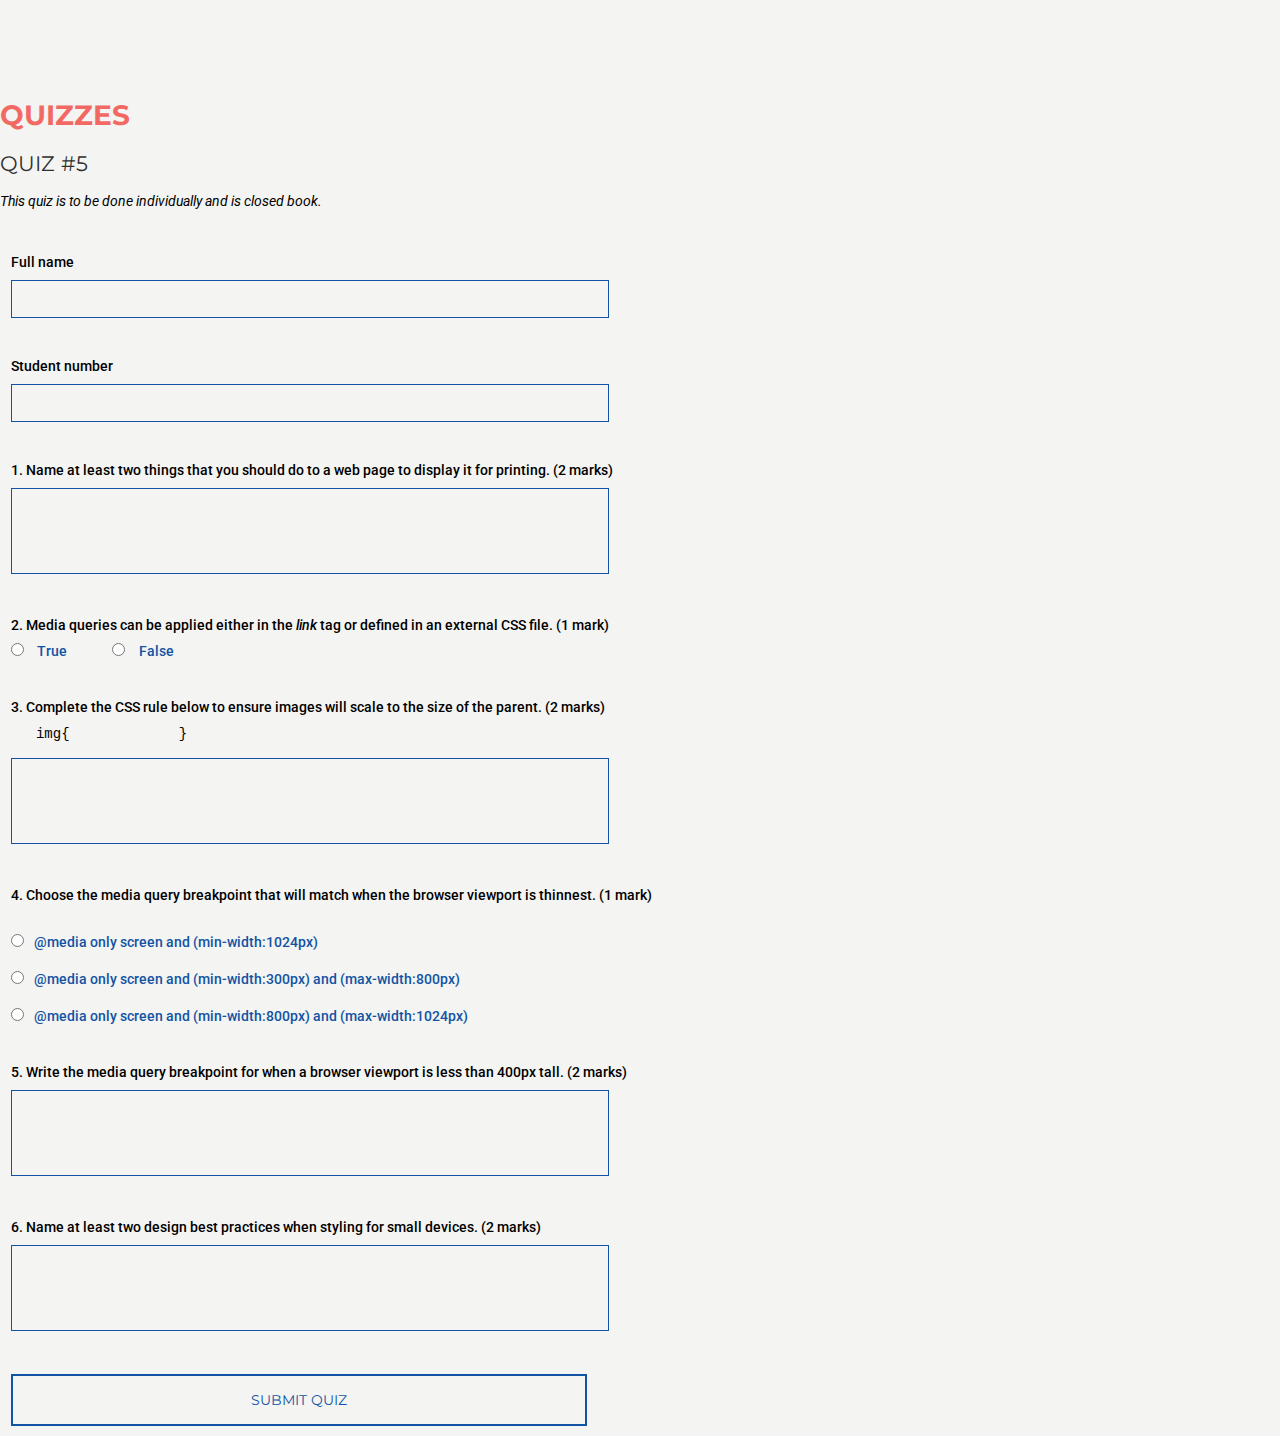
<file: quizzes/quizfive.html>
<!DOCtype html>
<html>
<head>
	<meta charset="utf-8">
	<title>COMP 1950 | quizzes | quiz five</title>
	<link rel="stylesheet" href="../css/normalize.css">
	<link rel="stylesheet" href="../css/style.css">
	<link rel="stylesheet" href="../css/quiz.css">


 <!-- Google Fonts -->
	<link href='https://fonts.googleapis.com/css?family=Montserrat:400,700' rel='stylesheet' type='text/css'>

	<link href='https://fonts.googleapis.com/css?family=Roboto:400,300,500' rel='stylesheet' type='text/css'>
</head>
<body>


	<!--#include virtual="/students/lnguyen86/finalproj/nav.shtml" -->

	<div id="page-wrapper">
			<section id="main">

				<h1>Quizzes</h1>
				<h2>Quiz #5</h2>

				<i>This quiz is to be done individually and is closed book.</i>

				<fieldset>
						<form action="" method="post">
							<label class="labelstyle" for="fullname">Full  name</label>
										
							<input	type="text"
									id="fullname"
									name="fullname"/>

							<label class="labelstyle" for="studentnumber">Student number</label>
							<input	type="text"
									id="studentnumber"
									name="studentnumber"/>

							<label class="labelstyle" for="questionone">1. Name at least two things that you should do to a web page to display it for printing. (2 marks)</label>
							<textarea cols="30" rows="4" name="questionone" id="questionone"></textarea>
							
							<label class="labelstyle">2. Media queries can be applied either in the <i>link</i> tag or defined in an external CSS file. (1 mark)</label>
							
							<input	type="radio"
									class="radiostyle"
									id="optionA"
									name="prefix"
									value="optionA"/>
							<label class="radiolabel" for="optionA">True</label>

					
							<input	type="radio"
									class="radiostyle"
									id="optionB"
									name="prefix"
									value="optionB"/>
							<label class="radiolabel" for="optionB">False</label>

							<label class="labelstyle" for="questionthree">3. Complete the CSS rule below to ensure images will scale to the size of the parent. (2 marks)
							</label>
							<code>&nbsp;&nbsp; img&#123; &nbsp; &nbsp; &nbsp; &nbsp; &nbsp; &nbsp; &#125;</code>
							<br/><br/>
							<textarea cols="30" rows="4" name="questionthree" id="questionthree"></textarea>

							<label class="labelstyle">4. Choose the media query breakpoint that will match when the browser viewport is thinnest. (1 mark)</label>
			
							<input	type="radio"
									class="radiostyle2"
									id="optionA"
									name="prefix"
									value="optionA"/>
							<label class="radiolabel2" for="optionA">@media only screen and (min-width:1024px)</label>

							<input	type="radio"
									class="radiostyle2"
									id="optionB"
									name="prefix"
									value="optionB"/>
							<label class="radiolabel2" for="optionB">@media only screen and (min-width:300px) and (max-width:800px)</label>

							<input	type="radio"
									class="radiostyle2"
									id="optionB"
									name="prefix"
									value="optionB"/>
							<label class="radiolabel2" for="optionB">@media only screen and (min-width:800px) and (max-width:1024px)</label>
						
							<label class="labelstyle" for="questionfive">5. Write the media query breakpoint for when a browser viewport is less than 400px tall. (2 marks)
							</label>
							<textarea cols="30" rows="4" name="questionfive" id="questionfive"></textarea>

							<label class="labelstyle" for="questionsix">6. Name at least two design best practices when styling for small devices. (2 marks)
							</label>
							<textarea cols="30" rows="4" name="questionsix" id="questionsix"></textarea>
							<br/>
							<input id="submit" type="submit" value="Submit Quiz">
						</form>
					</fieldset>

				</section>


		<!--#include virtual="/students/lnguyen86/finalproj/footer.shtml" -->
	</div>
</body>

</html>
</file>
<file: css/style.css>
/* Fonts */
@import url(https://fonts.googleapis.com/css?family=Montserrat:400,700);
@import url(https://fonts.googleapis.com/css?family=Roboto:400,300,500);


/*main styling*/

/* HTML selectors */

html, body{
	margin:0;
	padding:0;
	height:100%;
}

body {
	background-color: #F4F4F2;
	font-family: 'Roboto', sans-serif;
	font-size: 14px;
	margin-left:0;
}


h1 {
	font-family: 'Montserrat', sans-serif;
	font-weight: 700;
	font-size: 2em;
	color: #f26964;
	text-transform: uppercase;
}

h2 {
	font-family: 'Montserrat', sans-serif;
	font-weight: 400;
	font-size: 1.5em;
	color: #30302f;
	text-transform: uppercase;
}

h3{
	font-family: 'Montserrat', sans-serif;
	font-weight: 400;
	font-size: 1.15em;
	color: #30302f;
	text-transform: uppercase;

}

h4{
	font-family: 'Montserrat', sans-serif;
	font-weight: 400;
	font-size: 1em;
	color: #30302f;
	text-transform: uppercase;

}

p {
	font-family: 'Roboto', sans-serif;
	font-weight: 300;
	font-size: 1em;
	color: #30302f;
}


#lecture code{
	font-family:'courier new', serif;
	color:#1253A4;
	font-size:0.9em;
	display:block;
	padding-left:5em;

}
a:link {
	font-family: 'Roboto', sans-serif;
	font-weight: 500;
	color: #1253A4;
	border-bottom:0.02em dotted #1253A4;
	text-decoration: none;
	/*-webkit-text-decoration: underline dotted #f26964;*/
	/*text-decoration: underline dotted #f26964;*/
}

a:visited {
	font-family: 'Roboto', sans-serif;
	font-weight: 500;
	color: #1253A4;
	/*-webkit-text-decoration: underline dotted #f26964;
	text-decoration: underline dotted #f26964;*/
}

a:hover {
	font-family: 'Roboto', sans-serif;
	font-weight: 500;
	border-bottom:0.02em dotted #ffd464;
	color: #ffd464;
	/*-webkit-text-decoration: underline dotted #ffd464;
	text-decoration: underline dotted #ffd464;*/
	-webkit-transition: all 0.5s; 
    transition: all 0.5s;
}

a:active {
	font-family: 'Roboto', sans-serif;
	font-weight: 500;
	color: #1253A4;
}

header{
	margin-top:0;
	background-color: #30302f;
	position:relative;

}


nav{
	position:fixed;
	width:100%;
	top:0;
	margin-left:0;
	padding-left:0.25em;
	z-index:100;

}

header nav{
	background-color: #1253a4;
}


header nav ul{
	margin:0;
	float:right;

}

header nav ul li{
	list-style-type:none;
	display:inline-block;
	padding:1.2em;
	letter-spacing:0.08em;
	border-bottom:none;
	
}

header nav ul li a:link{
	font-weight: 300;
	text-decoration:none;
	color: #f4f4f2;
	border-bottom:none;
}

header nav ul li a:visited{
	font-weight: 300;
	text-decoration:none;
	color: #f4f4f2;
	border-bottom:none;
}
header nav ul li a:hover{
	font-weight: 300;
	text-decoration:none;
	color: #ffd464;
	-webkit-transition: all 0.5s; 
    transition: all 0.5s;
    border-bottom:none;
}
header nav ul li a:active{
	font-weight: 300;
	text-decoration:none;
	color: #f4f4f2;
	border-bottom:none;
}

section#main{
	margin-top:7em;
	margin-bottom:5em;
}

#page-wrapper{
	min-height:100%;
	position:relative;
	height:100%;

}

footer{
	/*position:fixed;
	bottom:0px;*/
	width:100%;
	display:block;
	padding-top:1.2em;
	font-size:0.85em;
	height:5em;
	background-color:#ccc;

}

footer span{
	margin-right:3em;
}


footer span p{
	display:inline-block;
	padding-left:1em;

}

article {
	padding-bottom: 1.5em;
}

/* Class selectors */

ul.squarelist {
	list-style-type: square;
	font-weight:300;
}

.button {
	padding: 15px;
	background-color: #F4F4F2;
	color: #1253A4;
	cursor: pointer;
	font-family: 'Montserrat';
	font-weight: 400;
	text-transform: uppercase;
	margin-top: 40px;
	border: 2px solid #1253A4;
	display:inline-block;
}

.button:link{
	border: 2px solid #1253A4;
}


.button:hover {
	background-color: #1253A4;
	border-color: #1253A4;
	color: #F4F4F2;
	-webkit-transition: all 0.5s; 
    transition: all 0.5s;
}

.button:active{
	border: 2px solid #1253A4;
	
}

.topsection {
	margin-top: 6em;
}

.textblock {
	width: 70%;
}

/* ID selectors */

#sitemap {
	width: 75%;
}

#currentpage{
	border-bottom:0.19em solid #f4f4f2;
	padding-bottom:0.1em;

}

a#logo{
	text-decoration:none;
	font-size:1.4em;
	display:inline-block;
	margin:0.5em;
	padding:0;
	/*color:#1253a4;*/
	text-decoration:none;

}

a#logo:link{
	text-decoration:none;
	font-size:1.4em;
	display:inline-block;
	margin:0.5em;
	padding:0;
	color:#ffd464;
	text-decoration:none;
	border-bottom:none;
}

a#logo:visited{
	text-decoration:none;
	font-size:1.4em;
	display:inline-block;
	margin:0.5em;
	padding:0;
	color:#ffd464;
	text-decoration:none;
	border-bottom:none;
}

a#logo:hover{
	text-decoration:none;
	font-size:1.4em;
	display:inline-block;
	margin:0.5em;
	padding:0;
	color:#f4f4f2;
	text-decoration:none;
	border-bottom:none;
}


a#logo:active{
	text-decoration:none;
	font-size:1.4em;
	display:inline-block;
	margin:0.5em;
	padding:0;
	color:#ffd464;
	border-bottom:none;
}


#header-text{
	color:#fff;
	font-size:0.6em;
	margin-top:0.35em;
	margin-bottom:0.3em;

}

/* home page styling */


#wrapper{
	margin-right:5em;
	margin-left:5em;
	padding-top:5em;
}

#left{
	width:33%;
	float:left;
	display:inline-block;
	margin-right:auto;
	margin-left:auto;
	text-align:center;

}


#right{
	width:33%;
	float:left;
	padding-bottom:1em;
	display:inline-block;
	margin-right:auto;
	margin-left:auto;
	text-align:center;
}

#middle{
	width:34%;
	float:left;
	padding-bottom:1em;
	display:inline-block;
	margin-right:auto;
	margin-left:auto;
	text-align:center;
}



#lectures{
	background: url("../img/icons_lectures.svg");
	width:200px;
	height:200px;
	display:block;
	margin-right:auto;
	margin-left:auto;
	text-align:center;
	}

#exercises{
	background: url("../img/icons_exercises.svg");
	width:200px;
	height:200px;
	display:block;
	margin-right:auto;
	margin-left:auto;
	text-align:center;

}

#quizzes{
	background: url("../img/icons_quizzes.svg");
	width:200px;
	height:200px;
	display:block;
	margin-right:auto;
	margin-left:auto;
	text-align:center;

}

#left:hover{	
	opacity:0.75;
	filter: alpha(opacity=75); /* For IE8 and earlier */
}

#middle:hover{
	opacity:0.75;
	filter: alpha(opacity=75); /* For IE8 and earlier */
}

#right:hover{	
	opacity:0.75;
	filter: alpha(opacity=75); /* For IE8 and earlier */
}
</file>
<file: css/exercises-homework.css>
/* Fonts */
@import url(https://fonts.googleapis.com/css?family=Montserrat:400,700);
@import url(https://fonts.googleapis.com/css?family=Roboto:400,300,500);

/* HTML selectors */

table, tr {
	width: 95%;
	border: 1px solid none;
	text-align: center;
	margin-left: auto;
	margin-right: auto;
}

td {
	border: solid 1px #1253a4;
	width: 33%;
}

td h3 {
	padding-top: 1em;
	padding-bottom: 1em;
}

tr {
	border: solid 1px #1253a4;
}

ul, li {
	list-style-type: none;
	margin-left: 0px;
}

li {
	text-indent: -2em;
	padding-bottom: 0.75em;
}

/* Class selectors */

.redtable td {
	border: solid 1px #F26964;
	width: 33%;
}

.redtable tr {
	border: solid 1px #F26964;
}

.redtable a:link {
	color: #F26964;
}

.redtable a:visited {
	color: #F26964;
}

.redtable a:hover {
	color: #ffd464;
}

.tba{
	color: grey;
	text-decoration: line-through;
}

.button-container {
	margin:auto;
	text-align: center;
	padding-bottom: 2em;
}


.button-red {
	padding: 15px;
	background-color: #F4F4F2;
	color: #F26964;
	cursor: pointer;
	font-family: 'Montserrat';
	font-weight: 400;
	text-transform: uppercase;
	margin-top: 40px;
	border: 2px solid #F26964;
	display:inline-block;
}

.button-red:hover {
	background-color: #F26964;
	border-color: #F26964;
	color: #F4F4F2;
	-webkit-transition: all 0.5s; 
    transition: all 0.5s;
}
/* ID selectors */




/* styles for printers */
@media print { 
	body {
		font-size: 0.65em;
	}

	nav, footer { 
		display: none !important;
	}

	section {
		margin-right: auto;
		margin-left: auto;
		padding: 0px 10px 0px 10px;
	}		

	a:link:after, 
	a:visited:after{
	   content: " (URL: " attr(href) ") ";
	   font-size: 90%;
	}

	ul, li {
		margin-left: -1em;
	}

	table, tr {
		width: 900px;
		margin-left: auto;
		margin-right: auto;
	}

	td {
		padding: 1em;
	}


}
</file>
<file: css/print-style.css>
/* styles for printers */
@media print { 
	
	body{
	font-family:"arial";
	}
	h1, h2, h3, h4, h5, h6{
		font-family:"times new roman";
	}

	section {
		margin-right: auto;
		margin-left: auto;
		padding: 0px 10px 0px 10px;
	}	

	header nav, footer{
		display:none;

	}

	nav>li>a}{
		display:none;
	}

	a[href^="http://"]:link:after, 
	a[href^="http://"]:visited:after{
	   content: " (URL: " attr(href) ") ";
	   font-size: 90%;
	}

	#side-nav-wrapper{
		display:none;
	}

	#side-nav-style{
		display:none;
	}

	.button{
		display:none;
	}
}
</file>
<file: css/lectures.css>
section#lecture{
	margin-left:25%;
	margin-right:auto;
	width:60em;
	/*border:1px solid #ccc;*/
	display:block;

}


#side-nav-style{
	position:fixed;
	height:100%;
	width:13em;
	border-right:0.1em solid #ddd;
	top:3.65em;
	padding-top:2em;
	font: 300 0.9em 'roboto','arial', sans-serif;
	padding-right:2em;
	background-color:#f4f4f2;
	z-index:-1;
}


/*nav parent*/

#side-nav-style ul li{
	list-style-type:none;
	margin:0.25em auto;

}


#side-nav-style ul li ul{
	list-style-type:none;
	padding-left:2.5em;
	font: 300 0.9em 'roboto', sans-serif;

}


#side-nav-wrapper a{
	text-decoration:none;
	border-bottom:none;
	font: 300 1em 'roboto', sans-serif;
	margin:0.25em;


}

#side-nav-style ul li a:link{
	color:#30302f;

}

#side-nav-style ul li a:visited{
	color:#30302f;

}

#side-nav-style ul li a:hover{
	color:#ffd464;
	margin:0.25em;


}

#side-nav-style ul li a:active{
	/*color:#30302f;*/
	color: #ffd464;

}

.active { 
	color: #ffd464;
}




#side-nav-style ul li a#current-week{
	font-weight:400;

}

/*#side-nav-style ul li ul li a:nth-last-child(){
	color:#1253a4;

}*/


/*nav children*/
#side-nav-style ul li ul a{
	color:#30302f;
	font-weight:300;
	letter-spacing:0.08em;

}

#side-nav-style ul li:hover{
	list-style-type:none;
	margin-left:auto;
	margin-right:auto;
	-webkit-transition: all 0.5s; 
    transition: all 0.5s;
}

#side-nav-style #disabled li a{
	color:#ccc;
	pointer-events:none;
	cursor:default;
}
</file>
<file: css/projector.css>
footer{
	display:none;

}

p, li{
	font-weight:400;
	font-size:1.3em;
}

p{
	padding-top:1em;
	line-height:1.3em;
	width:100%;
}

nav{
	position:static;
}

#side-nav-style{
	display:none;
}

section#lecture{
	margin-left:auto;
	margin-right:auto;
	width:80%;
}

h1{
	font-size:4em;
}

h2{
	font-size:1.75em;
}

h3{
	font-size:1.5em;
}

h4{
	font-size:1.3em;
}

#lecture code{
	font-size:1.25em;
	font-weight:bold;
	letter-spacing:0.05em;
}
</file>
<file: css/quiz.css>
/* Fonts */
@import url(https://fonts.googleapis.com/css?family=Montserrat:400,700);
@import url(https://fonts.googleapis.com/css?family=Roboto:400,300,500);

/* HTML selectors */
table, tr, td {
	width: 100%;
	border: 1px solid none;
	text-align: center;
	margin-left: auto;
	margin-right: auto;
}

td h3 {
	padding-top: 1em;
	padding-bottom: 1em;
}

tr {
	border: solid 1px #1253a4;
}

tr:nth-child(2n) {
    background-color: #e7edf5;  
}

a h3 {
	color: #1253a4;
}

a:link h3 {
	color: #1253a4;
}

a:visited h3 {
	color: #1253a4;
}

a:hover h3 {
	color: #ffd464;
	-webkit-transition: all 0.5s; 
    transition: all 0.5s;
}


fieldset {
	border-width: 0px;
	border-style: solid;
	border-color:  #1253a4;
	text-align: left;
	width: 60%;
}

input, select, textarea {
	border-color:  #1253a4;
	border-style: solid;
	border-width: 1px;
	background-color: #F4F4F2;
	padding: 10px;
	font-size: 1em;
	width: 75%;
	resize: none;
}

/* Class selectors */
.tba{
	color: grey;
	text-decoration: line-through;
}


.labelstyle {
	display: block;
	margin-top: 40px;
	margin-bottom: 10px;
	font-weight: 500;
}

.radiostyle {
	width: auto;
	margin-right: 0.75em;
}


.radiostyle2 {
	width: auto;
	margin-right: 0.75em;
	margin-top: 1.5em;
	float: left;

}


.radiolabel {
	color:#1253A4 ;
	font-weight: 500;
	margin-right: 3em;
}



.radiolabel2 {
	color:#1253A4 ;
	font-weight: 500;
	display: block;
	padding-top: 1.5em;
}


/* ID selectors */

#currentquiz {
	background-color: #1253A4;
}


#currentquiz a:link h3 {
	color: #F4F4F2;
}

#currentquiz a:visited h3 {
	color: #F4F4F2;
}

#currentquiz a:hover h3 {
	color: #ffd464;
	-webkit-transition: all 0.5s; 
    transition: all 0.5s;
}


#submit {
	padding: 15px;
	background-color: #F4F4F2;
	color: #1253A4;
	border-width: 2px;
	border-color: #1253A4;
	cursor: pointer;
	font-family: 'Montserrat';
	font-weight: 400;
	text-transform: uppercase;
	margin-top: 40px;
}

#submit:hover {
	background-color: #1253A4;
	border-color: #1253A4;
	color: #F4F4F2;
	-webkit-transition: all 0.5s; 
    transition: all 0.5s;
}

/* styles for printers */
@media print { 
	body {
		font-size: 0.65em;
	}

	nav, footer { 
		display: none !important;
	}

	section {
		margin-right: auto;
		margin-left: auto;
		padding: 0px 10px 0px 10px;
	}		

	a:link:after, 
	a:visited:after{
	   content: " (URL: " attr(href) ") ";
	   font-size: 90%;
	}

	#submit {
		display: none;
	}

	fieldset {
		width: 100%;
	}

	input, select, textarea {
	padding: 5px;

}

}
</file>
